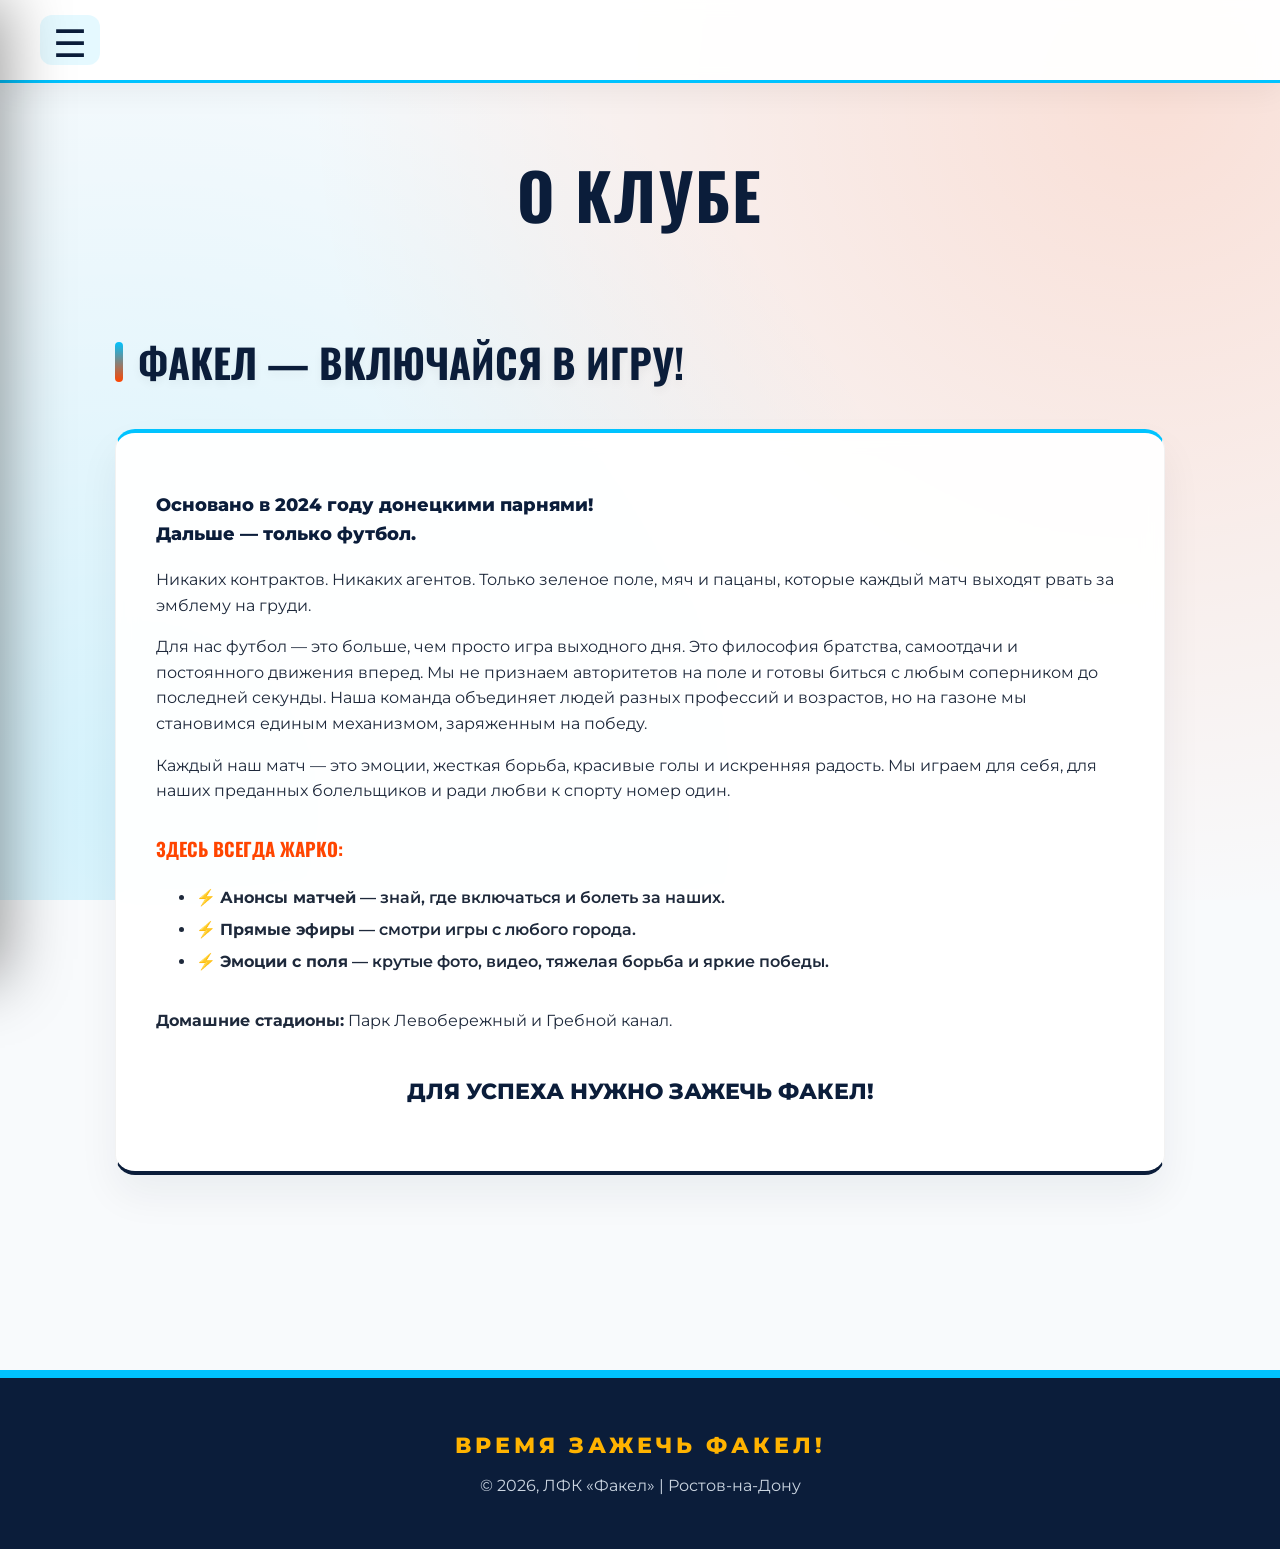
<file: Fakel_Site/about.html>
<!DOCTYPE html>
<html lang="ru">
<head>
    <meta charset="UTF-8">
    <meta name="viewport" content="width=device-width, initial-scale=1.0">
    <title>ЛФК «Факел» | О клубе</title>
    <link rel="icon" type="image/png" href="img/logo.png?v=2">
    <link href="https://fonts.googleapis.com/css2?family=Montserrat:wght@400;500;600;700;800&family=Oswald:wght@400;500;700;800&display=swap" rel="stylesheet">
    <link href="https://unpkg.com/aos@2.3.1/dist/aos.css" rel="stylesheet">
    <link rel="stylesheet" href="style.css">
</head>
<body>

    <nav class="nav" data-aos="fade-in">
        <div class="menu-btn" onclick="toggleMenu()">
            <span class="hamburger-icon">☰</span>
        </div>
    </nav>

    <div class="sidebar-overlay" id="overlay" onclick="toggleMenu()"></div>
    <aside class="sidebar" id="sidebar">
        <div class="close-btn" onclick="toggleMenu()">×</div>
        <ul class="sidebar-menu">
            <li><a href="index.html"><img src="img/logo.png?v=2" class="menu-emblem" alt="Главная"> Главная</a></li>
            <div class="sidebar-title">Клуб</div>
            <li><a href="about.html" class="active">О клубе</a></li>
            <li><a href="Веб 2.html">Команда</a></li>
            <div class="sidebar-title">Турнир</div>
            <li><a href="Веб 4.html">Матч-центр</a></li>
            <div class="sidebar-title">Медиа и Партнеры</div>
            <li><a href="https://vk.ru/footballclubfakel161" target="_blank">Трансляции</a></li>
            <li><a href="https://vk.ru/albums-227517599" target="_blank">Медиа</a></li>
            <li><a href="Веб 5.html">Партнерам</a></li>
        </ul>
    </aside>

    <header id="top" data-aos="zoom-in" style="padding-bottom: 0;">
        <h1 class="title">О КЛУБЕ</h1>
    </header>

    <div class="container">
        <h2 class="section-title" data-aos="fade-right">ФАКЕЛ — ВКЛЮЧАЙСЯ В ИГРУ!</h2>
        <div class="content-card" data-aos="fade-up">
            <p style="font-size: 18px; font-weight: 800; color: var(--brand-blue);">Основано в 2024 году донецкими парнями!<br>Дальше — только футбол.</p>
            
            <p style="font-size: 16px;">Никаких контрактов. Никаких агентов. Только зеленое поле, мяч и пацаны, которые каждый матч выходят рвать за эмблему на груди.</p>
            
            <p style="font-size: 16px;">Для нас футбол — это больше, чем просто игра выходного дня. Это философия братства, самоотдачи и постоянного движения вперед. Мы не признаем авторитетов на поле и готовы биться с любым соперником до последней секунды. Наша команда объединяет людей разных профессий и возрастов, но на газоне мы становимся единым механизмом, заряженным на победу.</p>
            
            <p style="font-size: 16px;">Каждый наш матч — это эмоции, жесткая борьба, красивые голы и искренняя радость. Мы играем для себя, для наших преданных болельщиков и ради любви к спорту номер один.</p>
            
            <h3 style="color: var(--fire-main); margin-top: 30px;">ЗДЕСЬ ВСЕГДА ЖАРКО:</h3>
            <ul style="font-size: 16px; font-weight: 600; line-height: 2;">
                <li><span style="color: var(--brand-light);">⚡</span> <strong>Анонсы матчей</strong> — знай, где включаться и болеть за наших.</li>
                <li><span style="color: var(--brand-light);">⚡</span> <strong>Прямые эфиры</strong> — смотри игры с любого города.</li>
                <li><span style="color: var(--brand-light);">⚡</span> <strong>Эмоции с поля</strong> — крутые фото, видео, тяжелая борьба и яркие победы.</li>
            </ul>

            <p style="font-size: 16px; margin-top: 30px;"><strong>Домашние стадионы:</strong> Парк Левобережный и Гребной канал.</p>
            
            <p style="font-size: 22px; font-weight: 800; color: var(--brand-blue); text-align: center; margin-top: 40px; text-transform: uppercase;">Для успеха нужно зажечь факел!</p>
        </div>
    </div>

    <footer>
        <span>ВРЕМЯ ЗАЖЕЧЬ ФАКЕЛ!</span>
        <p>© 2026, ЛФК «Факел» | Ростов-на-Дону</p>
    </footer>

    <script src="https://unpkg.com/aos@2.3.1/dist/aos.js"></script>
    <script>
        AOS.init({ once: true, offset: 50 });
        function toggleMenu() {
            document.getElementById('sidebar').classList.toggle('active');
            document.getElementById('overlay').classList.toggle('active');
            document.body.style.overflow = document.body.style.overflow === 'hidden' ? 'auto' : 'hidden';
        }
    </script>
</body>
</html>
</file>
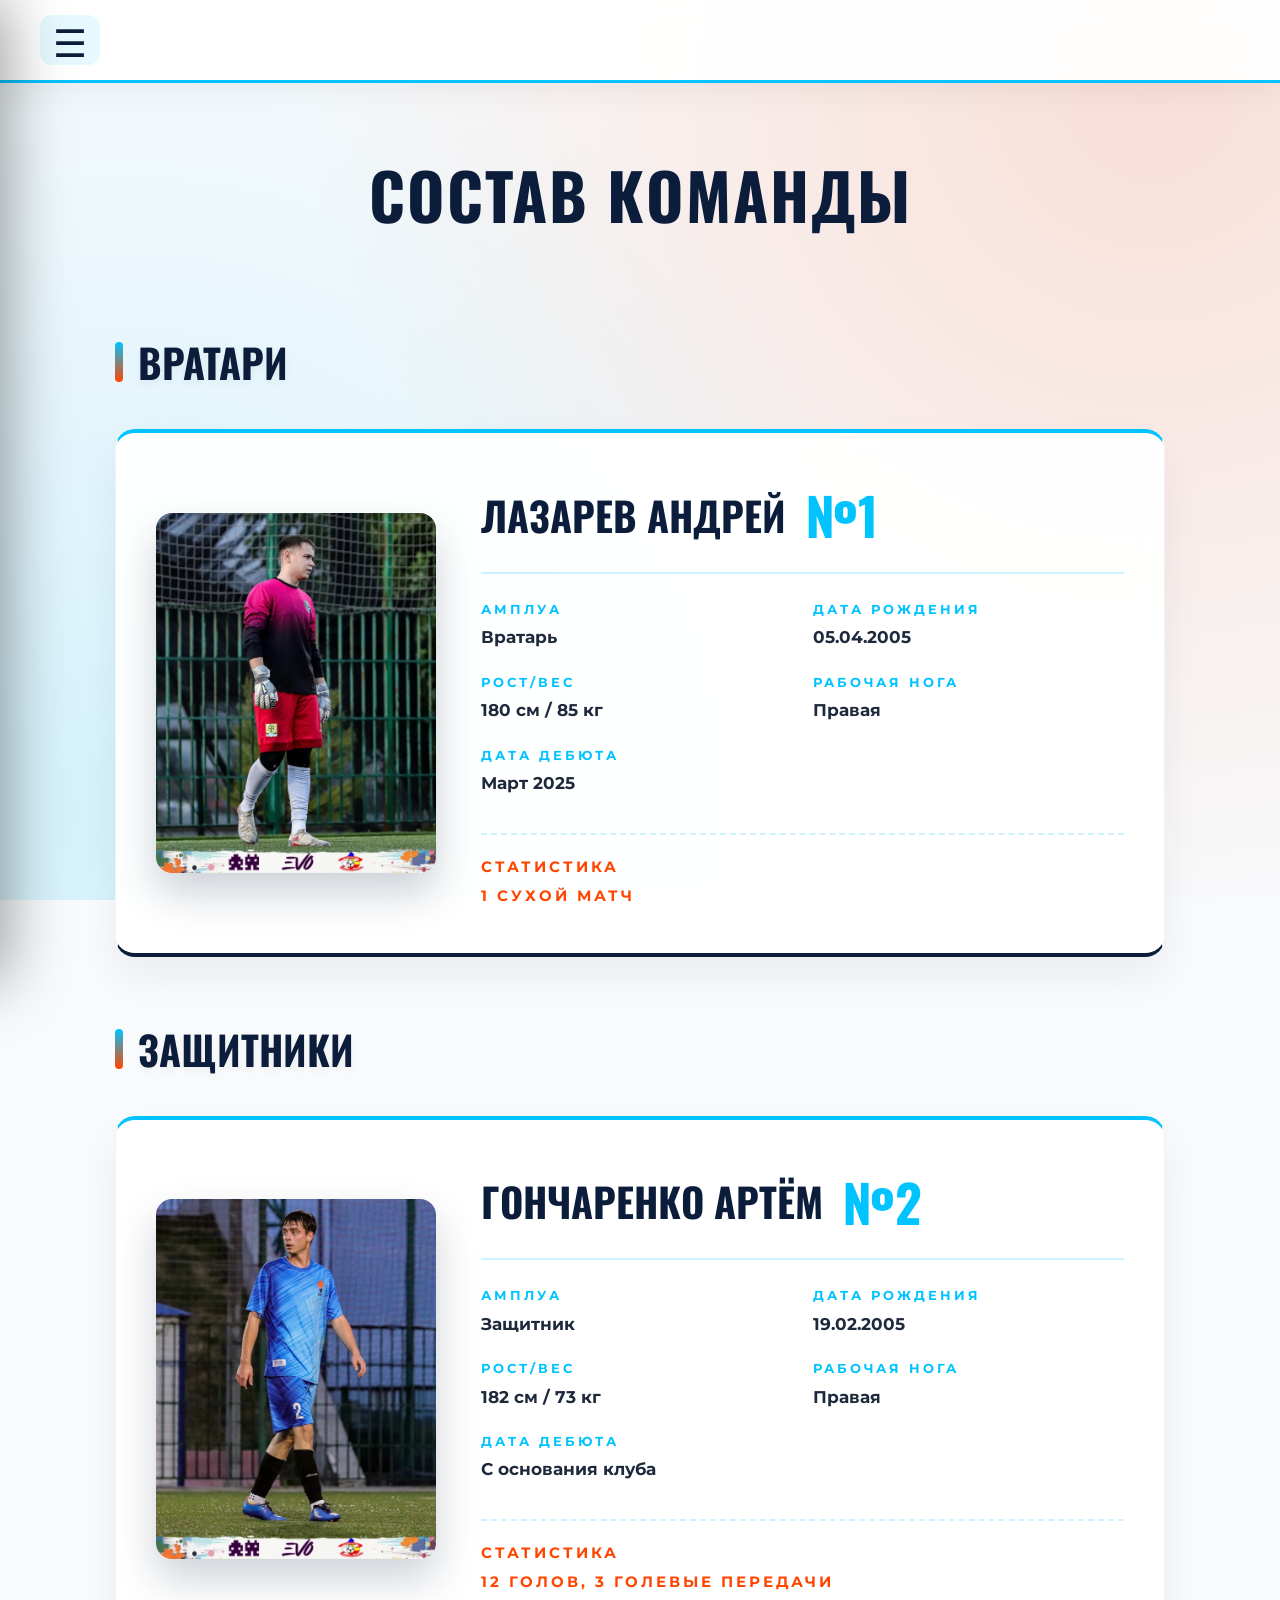
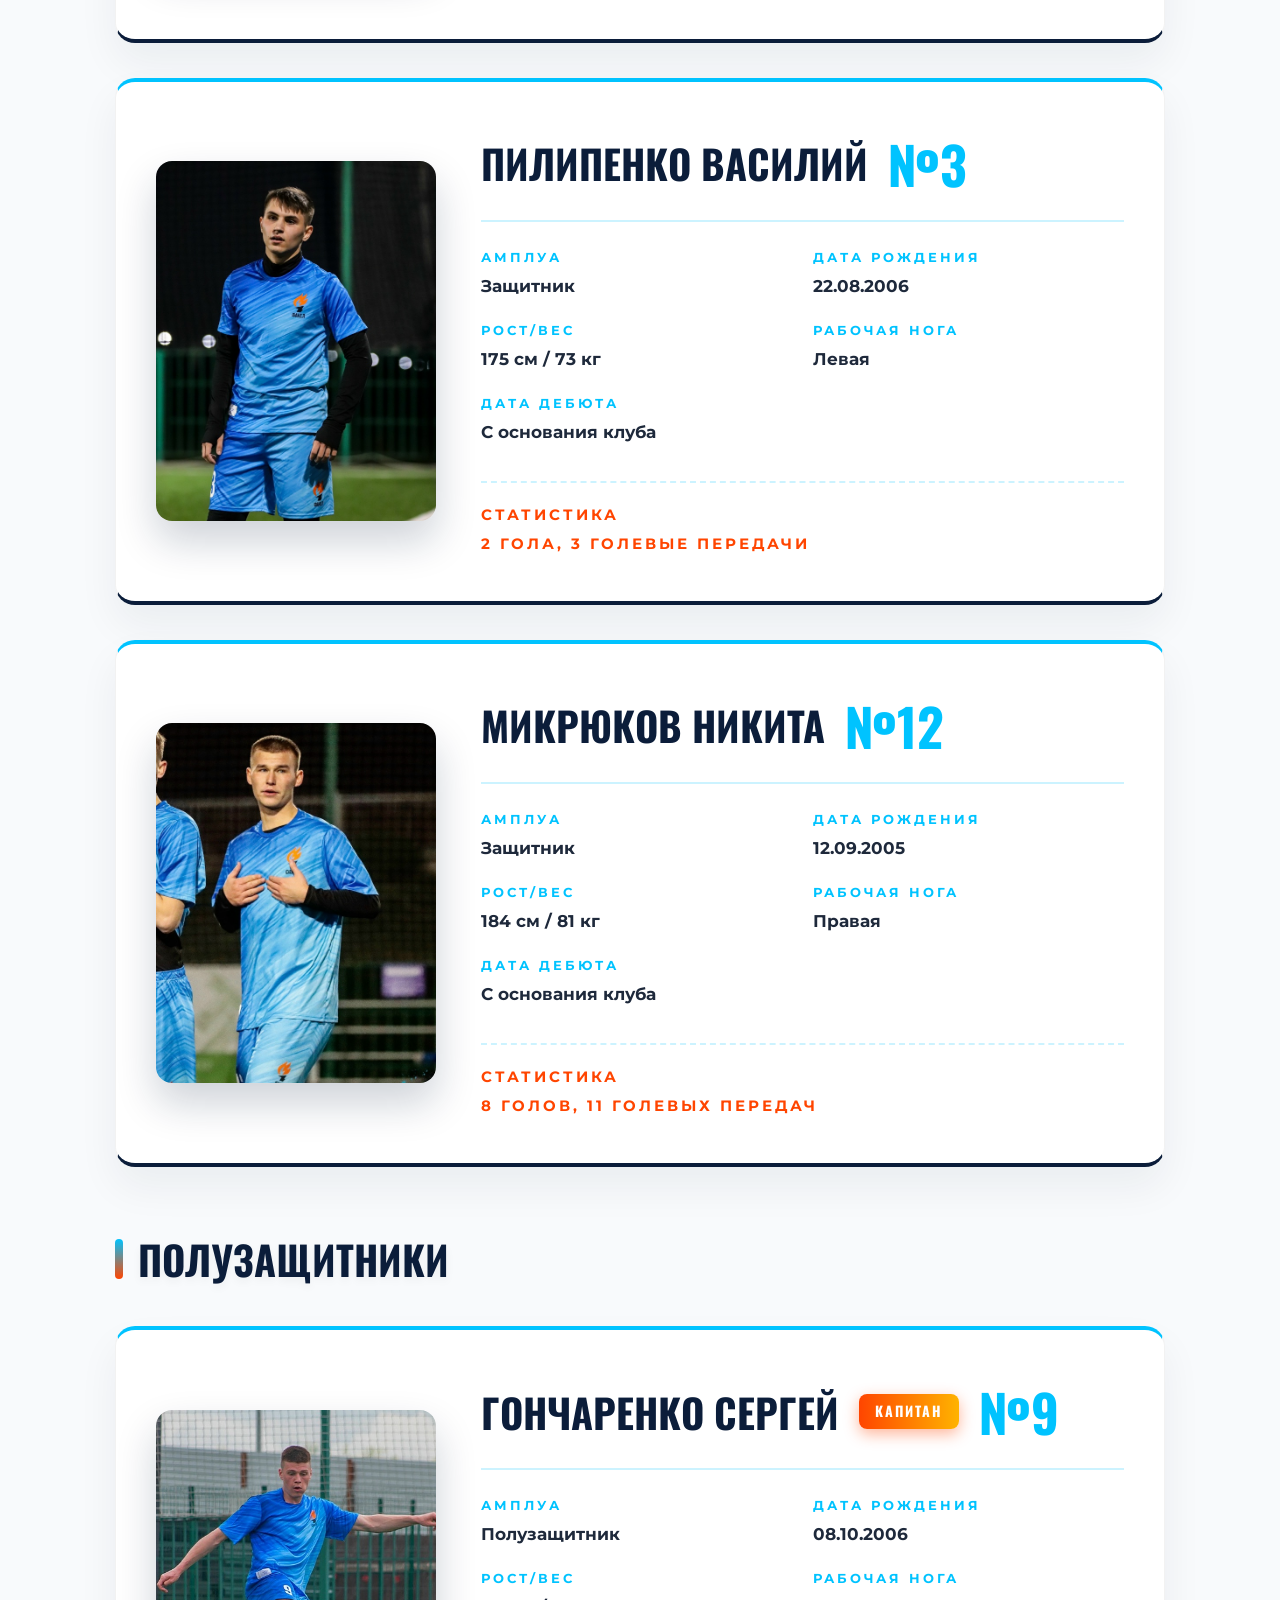
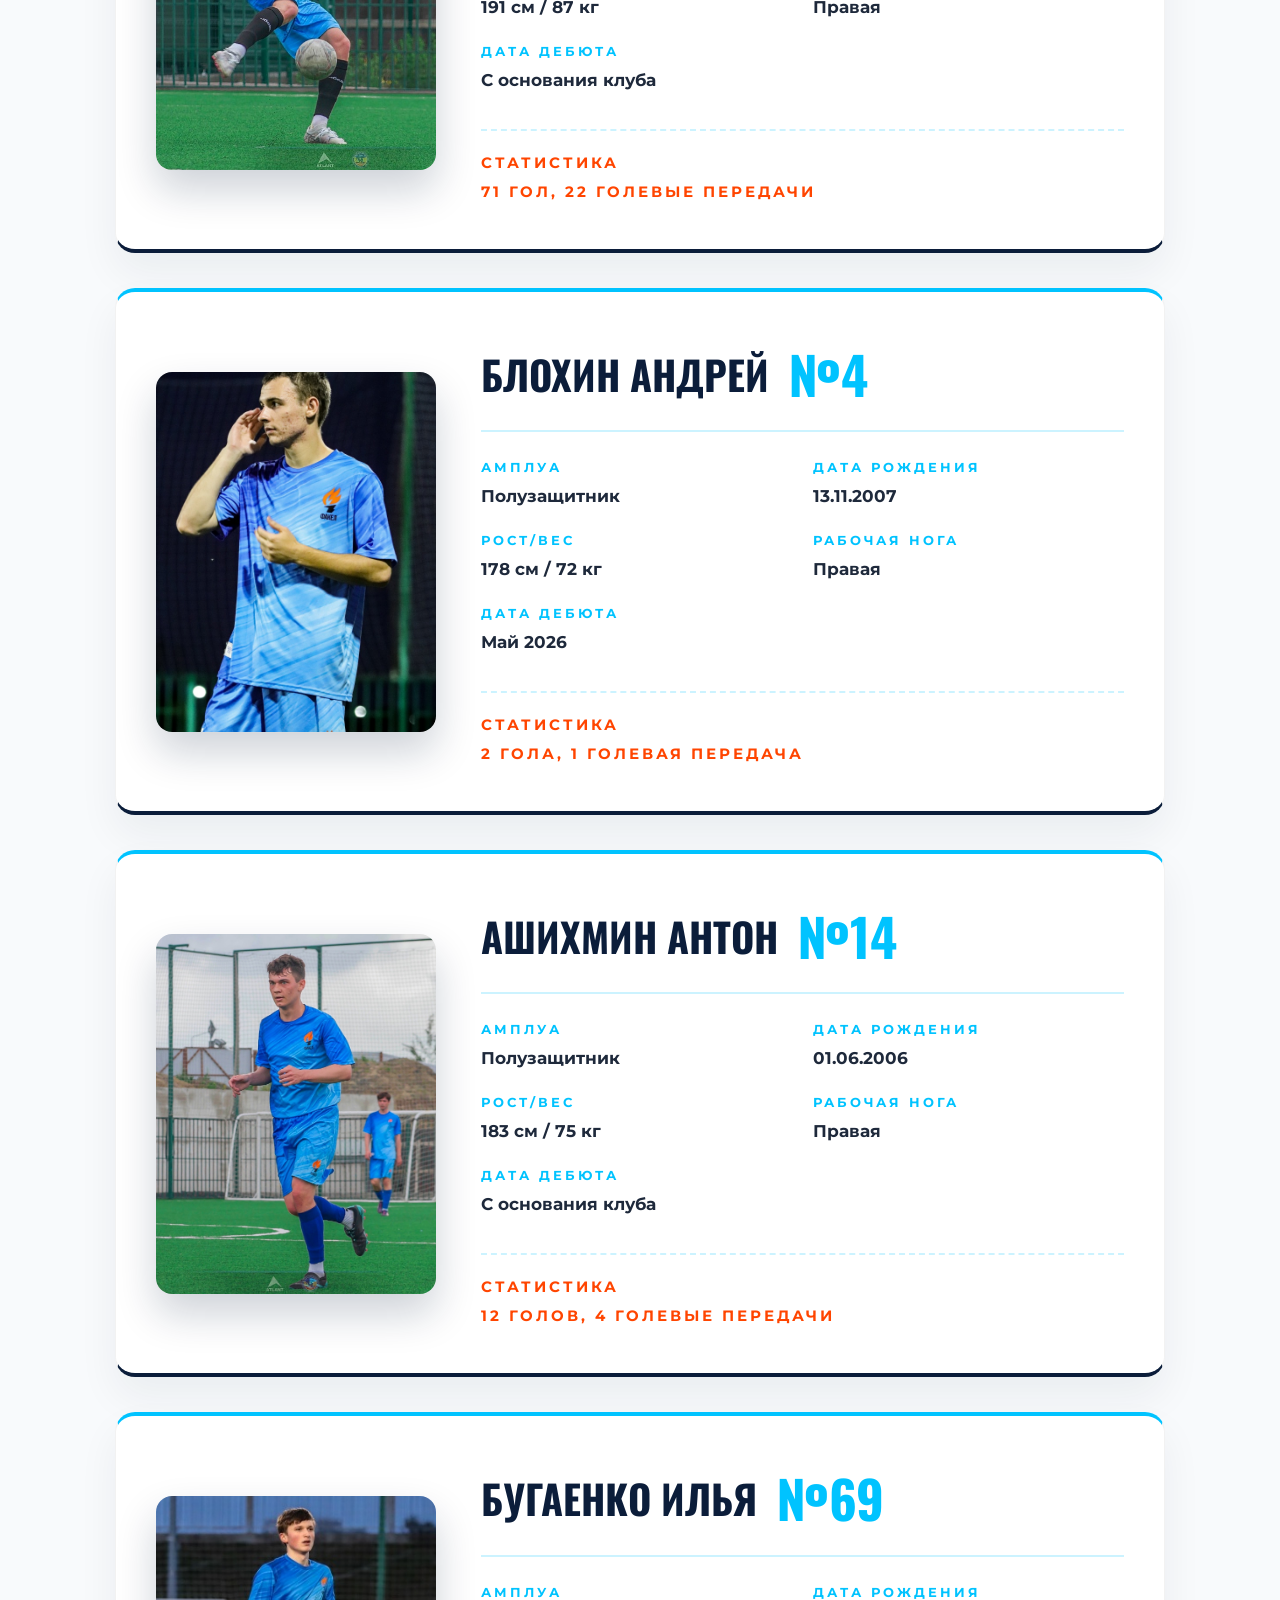
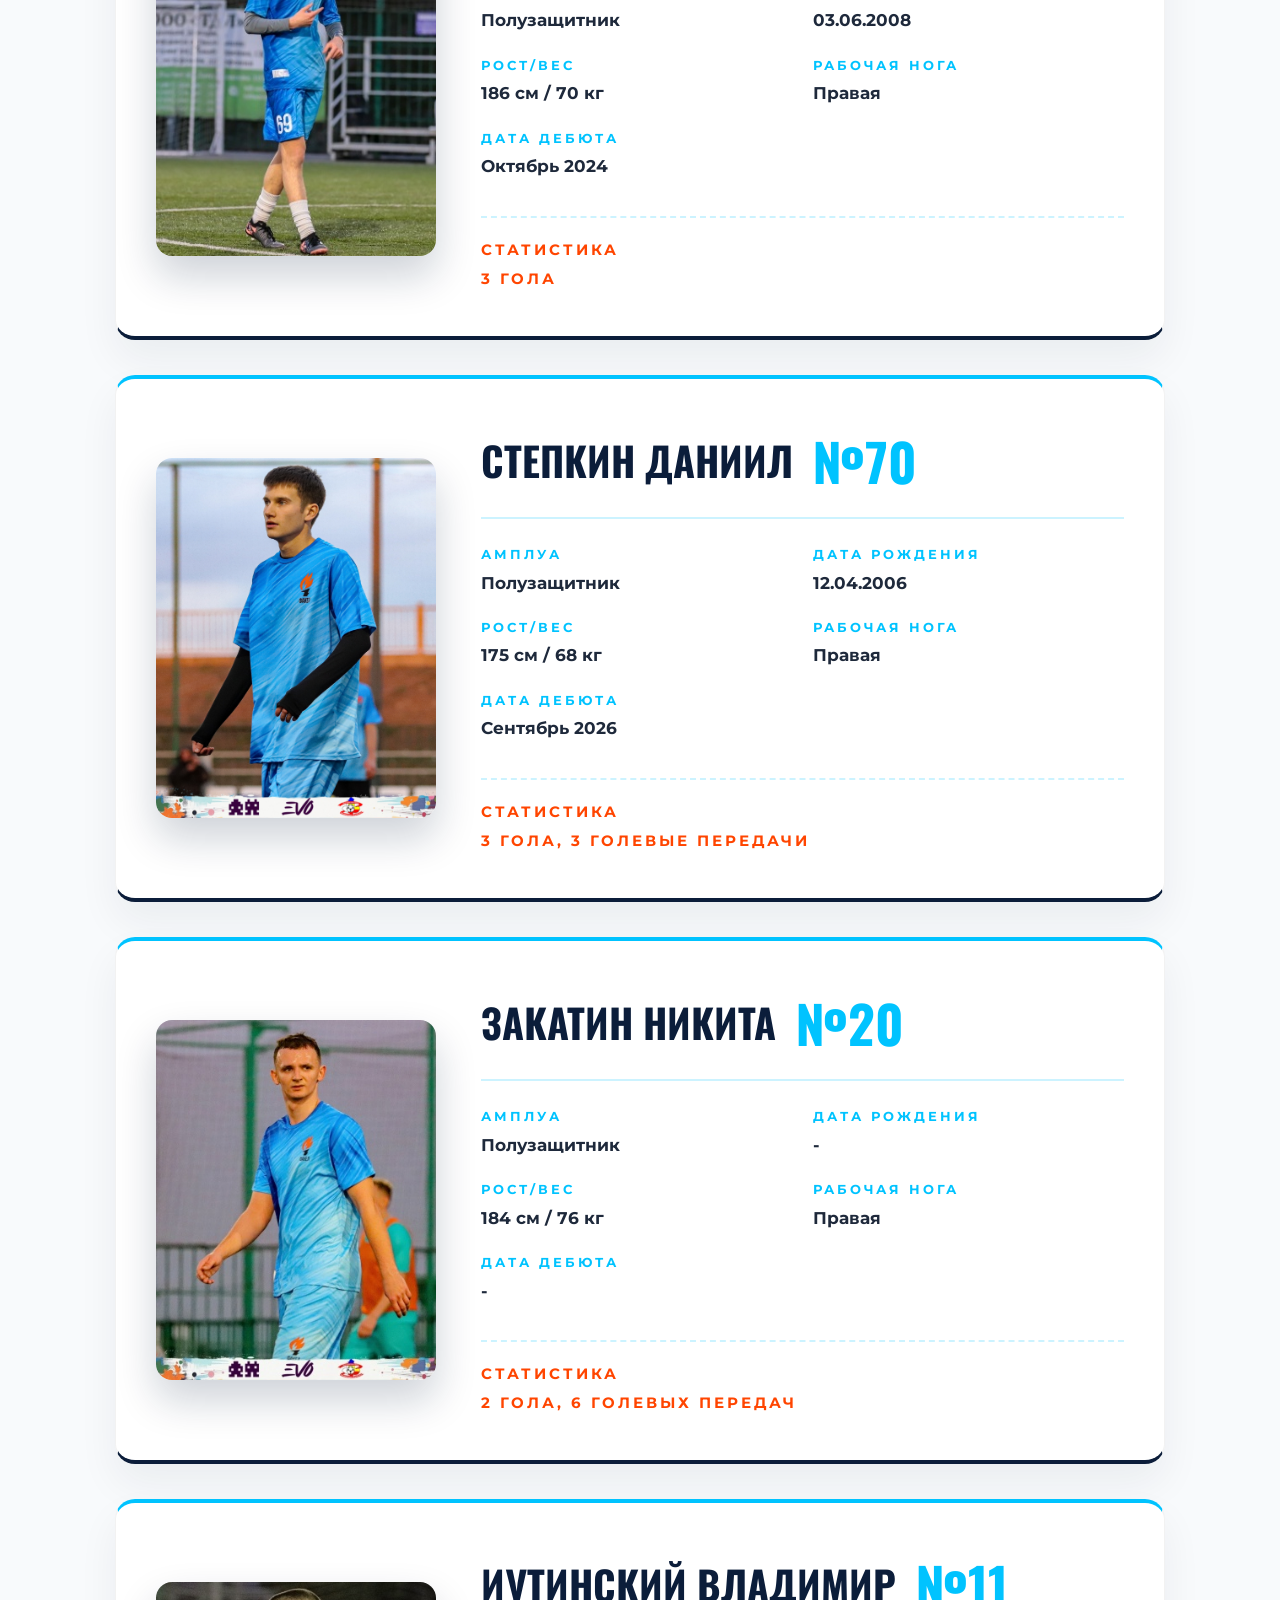
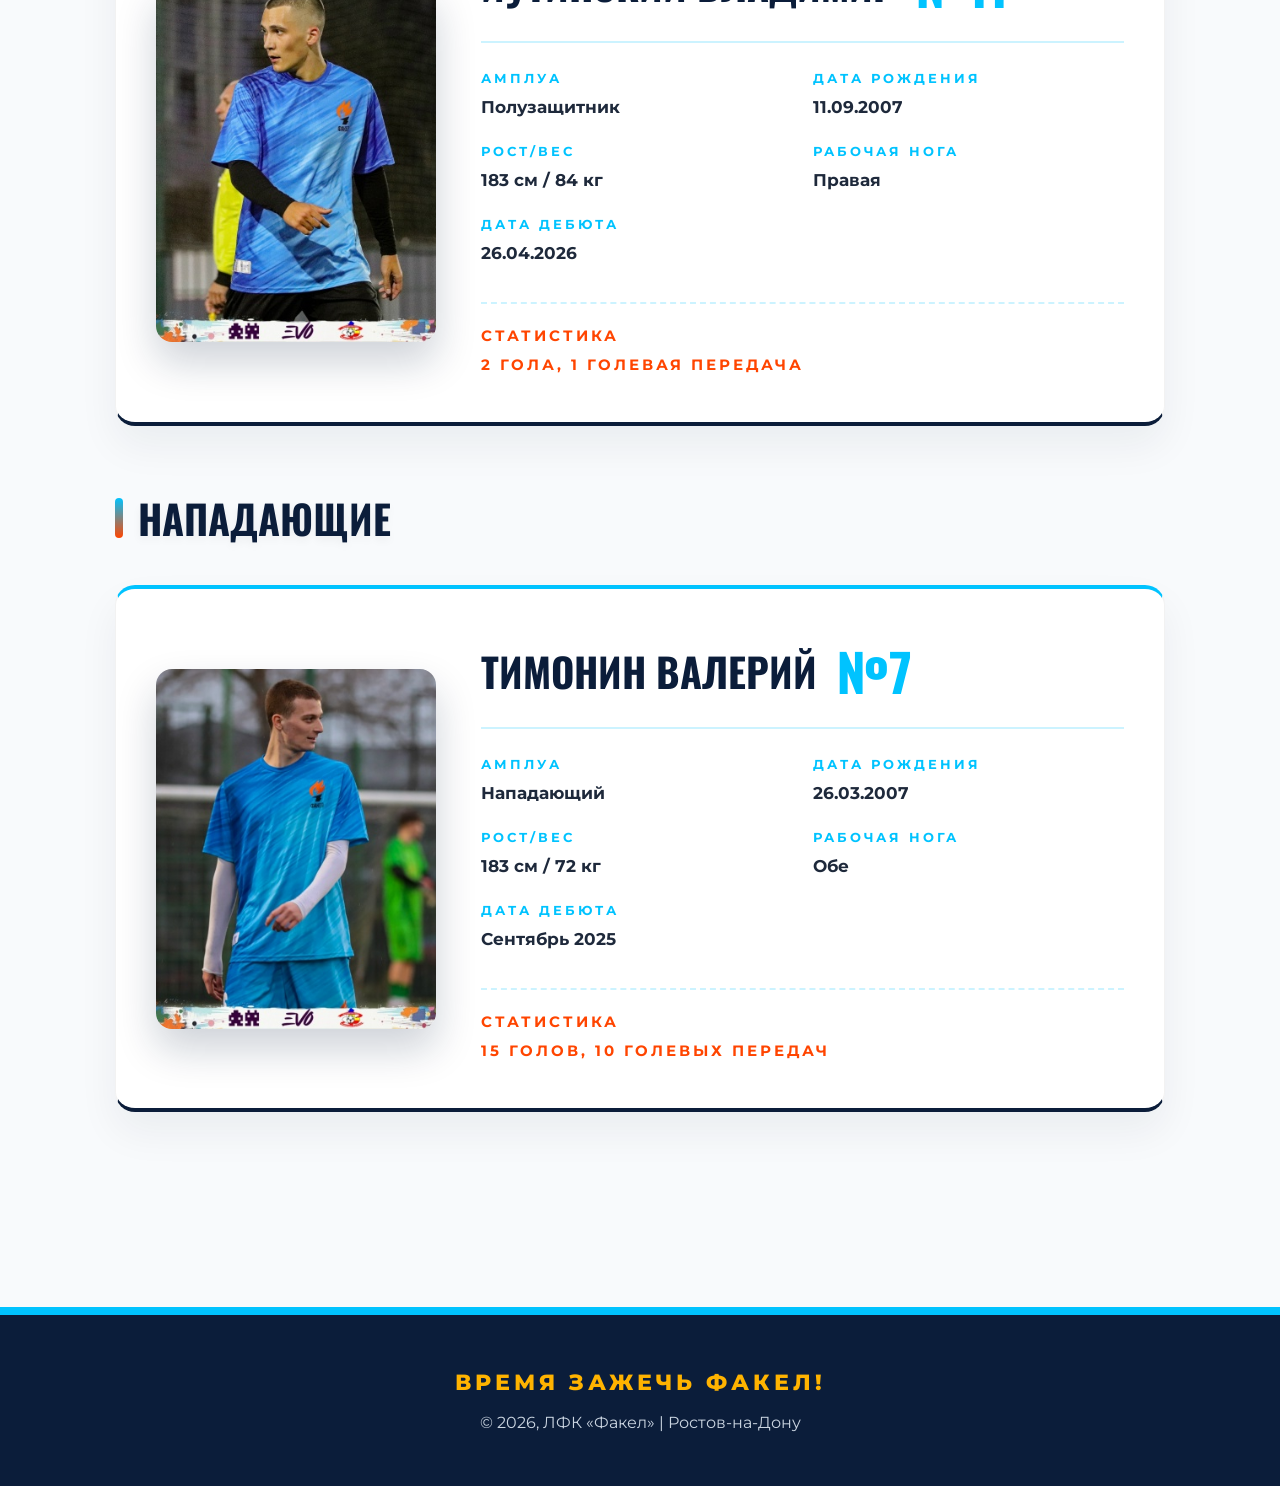
<file: Fakel_Site/Веб 2.html>
<!DOCTYPE html>
<html lang="ru">
<head>
    <meta charset="UTF-8">
    <meta name="viewport" content="width=device-width, initial-scale=1.0">
    <title>ЛФК «Факел» | Команда</title>
    <link rel="icon" type="image/png" href="img/logo.png?v=2">
    <link href="https://fonts.googleapis.com/css2?family=Montserrat:wght@400;500;600;700;800&family=Oswald:wght@400;500;700;800&display=swap" rel="stylesheet">
    <link href="https://unpkg.com/aos@2.3.1/dist/aos.css" rel="stylesheet">
    <link rel="stylesheet" href="style.css">
</head>
<body>

    <nav class="nav" data-aos="fade-in">
        <div class="menu-btn" onclick="toggleMenu()">
            <span class="hamburger-icon">☰</span>
        </div>
    </nav>

    <div class="sidebar-overlay" id="overlay" onclick="toggleMenu()"></div>
    <aside class="sidebar" id="sidebar">
        <div class="close-btn" onclick="toggleMenu()">×</div>
        <ul class="sidebar-menu">
            <li><a href="index.html"><img src="img/logo.png?v=2" class="menu-emblem" alt="Главная"> Главная</a></li>
            <div class="sidebar-title">Клуб</div>
            <li><a href="about.html">О клубе</a></li>
            <li><a href="Веб 2.html" class="active">Команда</a></li>
            <div class="sidebar-title">Турнир</div>
            <li><a href="Веб 4.html">Матч-центр</a></li>
            <div class="sidebar-title">Медиа и Партнеры</div>
            <li><a href="https://vk.ru/footballclubfakel161" target="_blank">Трансляции</a></li>
            <li><a href="https://vk.ru/albums-227517599" target="_blank">Медиа</a></li>
            <li><a href="Веб 5.html">Партнерам</a></li>
        </ul>
    </aside>

    <header id="top" data-aos="zoom-in" style="padding-bottom: 0;">
        <h1 class="title">СОСТАВ КОМАНДЫ</h1>
    </header>

    <div class="container" id="roster-container">
        <p style="text-align: center; color: var(--brand-blue); font-weight: bold; font-size: 20px;">Загрузка состава...</p>
    </div>

    <footer>
        <span>ВРЕМЯ ЗАЖЕЧЬ ФАКЕЛ!</span>
        <p>© 2026, ЛФК «Факел» | Ростов-на-Дону</p>
    </footer>

    <script src="https://unpkg.com/aos@2.3.1/dist/aos.js"></script>
    <script>
        AOS.init({ once: true, offset: 50 });
        function toggleMenu() {
            document.getElementById('sidebar').classList.toggle('active');
            document.getElementById('overlay').classList.toggle('active');
            document.body.style.overflow = document.body.style.overflow === 'hidden' ? 'auto' : 'hidden';
        }

        const fallbackPlayers = [
            { "name": "Лазарев Андрей", "number": "1", "category": "Вратари", "image": "img/andrey.jpg", "is_captain": false, "birthdate": "05.04.2005", "physique": "180 см / 85 кг", "foot": "Правая", "debut": "Март 2025", "stats": "1 сухой матч" },
            { "name": "Гончаренко Артём", "number": "2", "category": "Защитники", "image": "img/artem.jpg", "is_captain": false, "birthdate": "19.02.2005", "physique": "182 см / 73 кг", "foot": "Правая", "debut": "С основания клуба", "stats": "12 голов, 3 голевые передачи" },
            { "name": "Пилипенко Василий", "number": "3", "category": "Защитники", "image": "img/vasya.jpg", "is_captain": false, "birthdate": "22.08.2006", "physique": "175 см / 73 кг", "foot": "Левая", "debut": "С основания клуба", "stats": "2 гола, 3 голевые передачи" },
            { "name": "Микрюков Никита", "number": "12", "category": "Защитники", "image": "img/mikryukov.jpg", "is_captain": false, "birthdate": "12.09.2005", "physique": "184 см / 81 кг", "foot": "Правая", "debut": "С основания клуба", "stats": "8 голов, 11 голевых передач" },
            { "name": "Гончаренко Сергей", "number": "9", "category": "Полузащитники", "image": "img/sergey.jpg", "is_captain": true, "birthdate": "08.10.2006", "physique": "191 см / 87 кг", "foot": "Правая", "debut": "С основания клуба", "stats": "71 гол, 22 голевые передачи" },
            { "name": "Блохин Андрей", "number": "4", "category": "Полузащитники", "image": "img/blokhin.jpg", "is_captain": false, "birthdate": "13.11.2007", "physique": "178 см / 72 кг", "foot": "Правая", "debut": "Май 2026", "stats": "2 гола, 1 голевая передача" },
            { "name": "Ашихмин Антон", "number": "14", "category": "Полузащитники", "image": "img/ashikhmin.jpg", "is_captain": false, "birthdate": "01.06.2006", "physique": "183 см / 75 кг", "foot": "Правая", "debut": "С основания клуба", "stats": "12 голов, 4 голевые передачи" },
            { "name": "Бугаенко Илья", "number": "69", "category": "Полузащитники", "image": "img/bugaenko.jpg", "is_captain": false, "birthdate": "03.06.2008", "physique": "186 см / 70 кг", "foot": "Правая", "debut": "Октябрь 2024", "stats": "3 гола" },
            { "name": "Степкин Даниил", "number": "70", "category": "Полузащитники", "image": "img/stepkin.jpg", "is_captain": false, "birthdate": "12.04.2006", "physique": "175 см / 68 кг", "foot": "Правая", "debut": "Сентябрь 2026", "stats": "3 гола, 3 голевые передачи" },
            { "name": "Закатин Никита", "number": "20", "category": "Полузащитники", "image": "img/zakatin.jpg", "is_captain": false, "birthdate": "-", "physique": "184 см / 76 кг", "foot": "Правая", "debut": "-", "stats": "2 гола, 6 голевых передач" },
            { "name": "Иутинский Владимир", "number": "-", "category": "Полузащитники", "image": "img/iutinsky.jpg", "is_captain": false, "birthdate": "11.09.2007", "physique": "183 см / 84 кг", "foot": "Правая", "debut": "26.04.2026", "stats": "2 гола, 1 голевая передача" },
            { "name": "Тимонин Валерий", "number": "7", "category": "Нападающие", "image": "img/valera.jpg", "is_captain": false, "birthdate": "26.03.2007", "physique": "183 см / 72 кг", "foot": "Обе", "debut": "Сентябрь 2025", "stats": "15 голов, 10 голевых передач" }
        ];

        function renderPlayers(playersList) {
            const container = document.getElementById('roster-container');
            const categories = ["Вратари", "Защитники", "Полузащитники", "Нападающие"];
            let html = '';

            categories.forEach(category => {
                const players = playersList.filter(p => p.category === category);
                if (players.length > 0) {
                    html += `<h2 class="category-title" data-aos="fade-right">${category.toUpperCase()}</h2>`;
                    players.forEach(player => {
                        const captainBadge = player.is_captain ? `<span class="captain-badge">Капитан</span>` : '';
                        const roleDisplay = category === "Вратари" ? "Вратарь" : category === "Защитники" ? "Защитник" : category === "Полузащитники" ? "Полузащитник" : "Нападающий";
                        
                        html += `
                        <article class="card-detail" data-aos="fade-up">
                            <img src="${player.image}" onerror="this.src='img/logo.png?v=2'" alt="${player.name}">
                            <div class="card-content">
                                <h2 class="card-name">${player.name} ${captainBadge} <span class="number">№${player.number}</span></h2>
                                <div class="info-grid">
                                    <div class="info-item"><strong>Амплуа</strong> ${roleDisplay}</div>
                                    <div class="info-item"><strong>Дата рождения</strong> ${player.birthdate}</div>
                                    <div class="info-item"><strong>Рост/Вес</strong> ${player.physique}</div>
                                    <div class="info-item"><strong>Рабочая нога</strong> ${player.foot}</div>
                                    <div class="info-item"><strong>Дата дебюта</strong> ${player.debut}</div>
                                    <div class="info-item info-full"><strong>Статистика</strong> <strong>${player.stats}</strong></div>
                                </div>
                            </div>
                        </article>`;
                    });
                }
            });
            container.innerHTML = html;
        }

        fetch('data/team.json')
            .then(res => res.json())
            .then(data => { if(data.players) renderPlayers(data.players); else renderPlayers(fallbackPlayers); })
            .catch(e => { renderPlayers(fallbackPlayers); });
    </script>
</body>
</html>
</file>
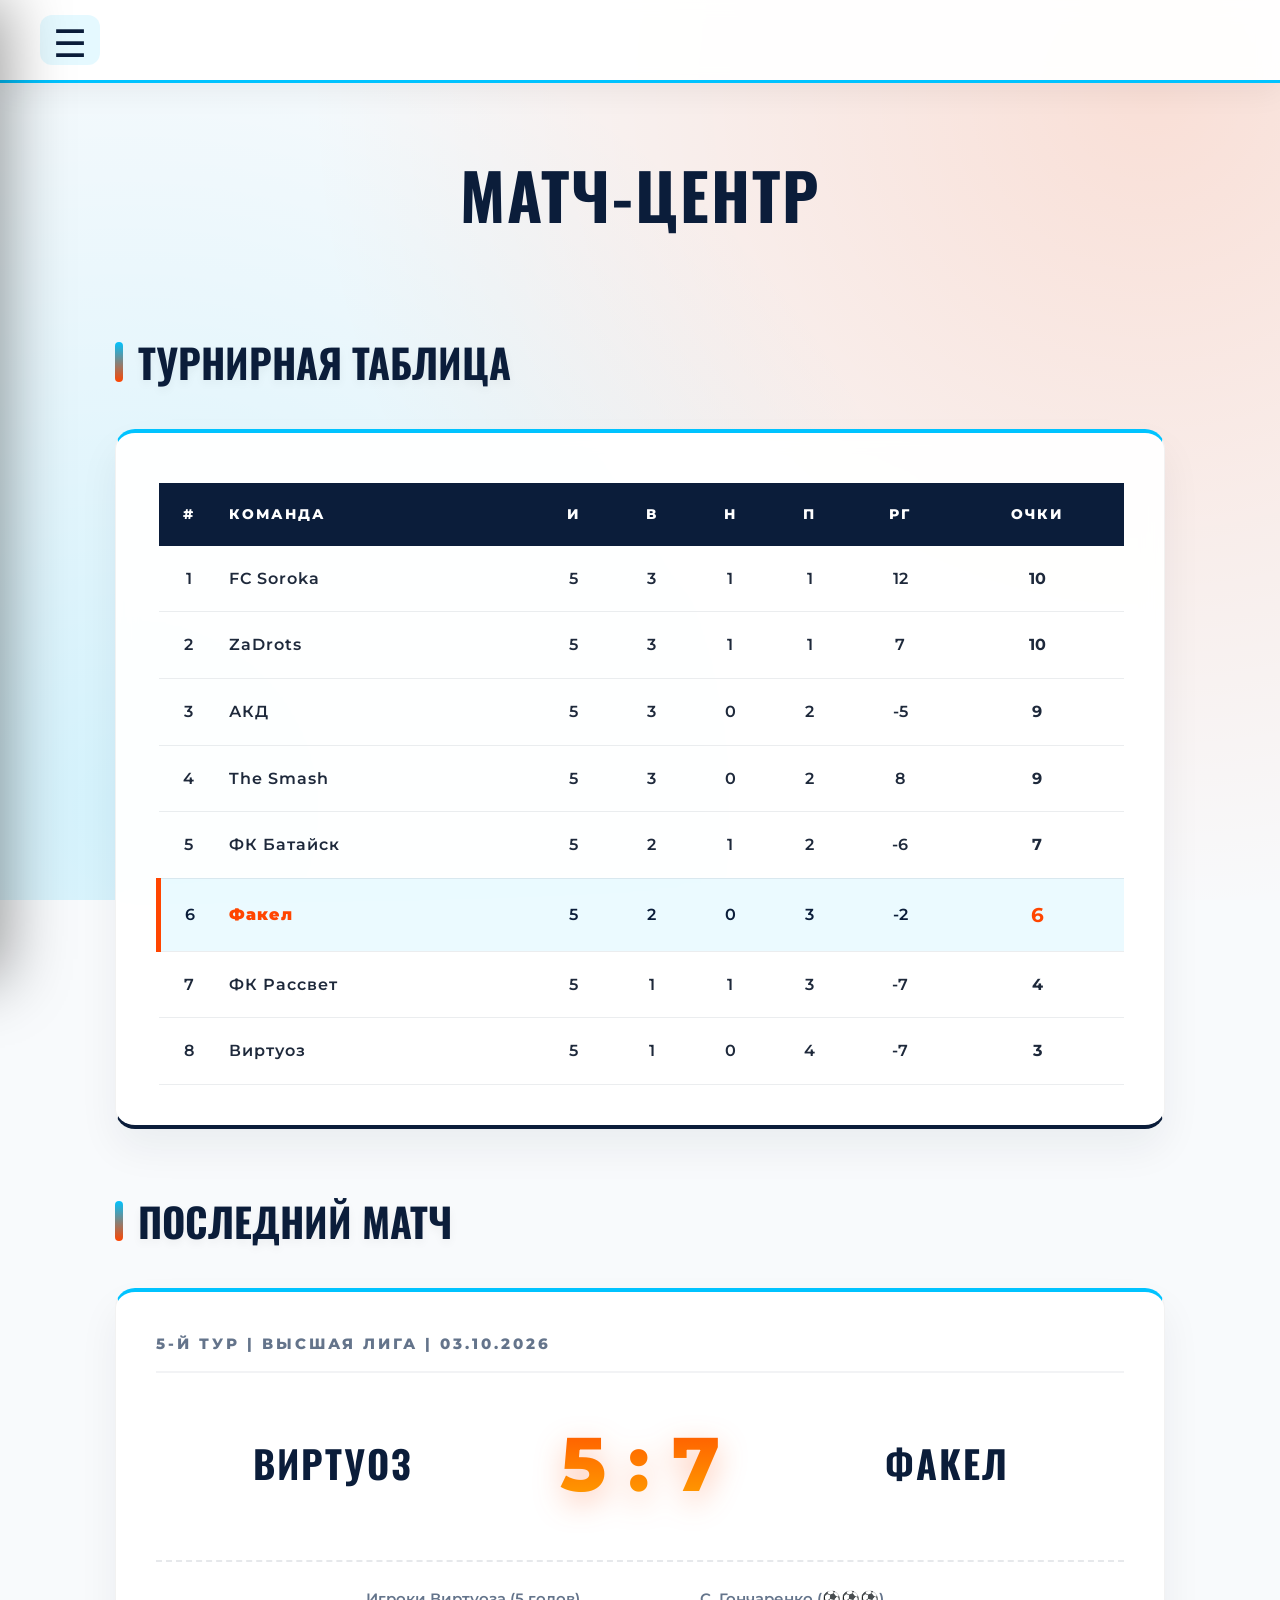
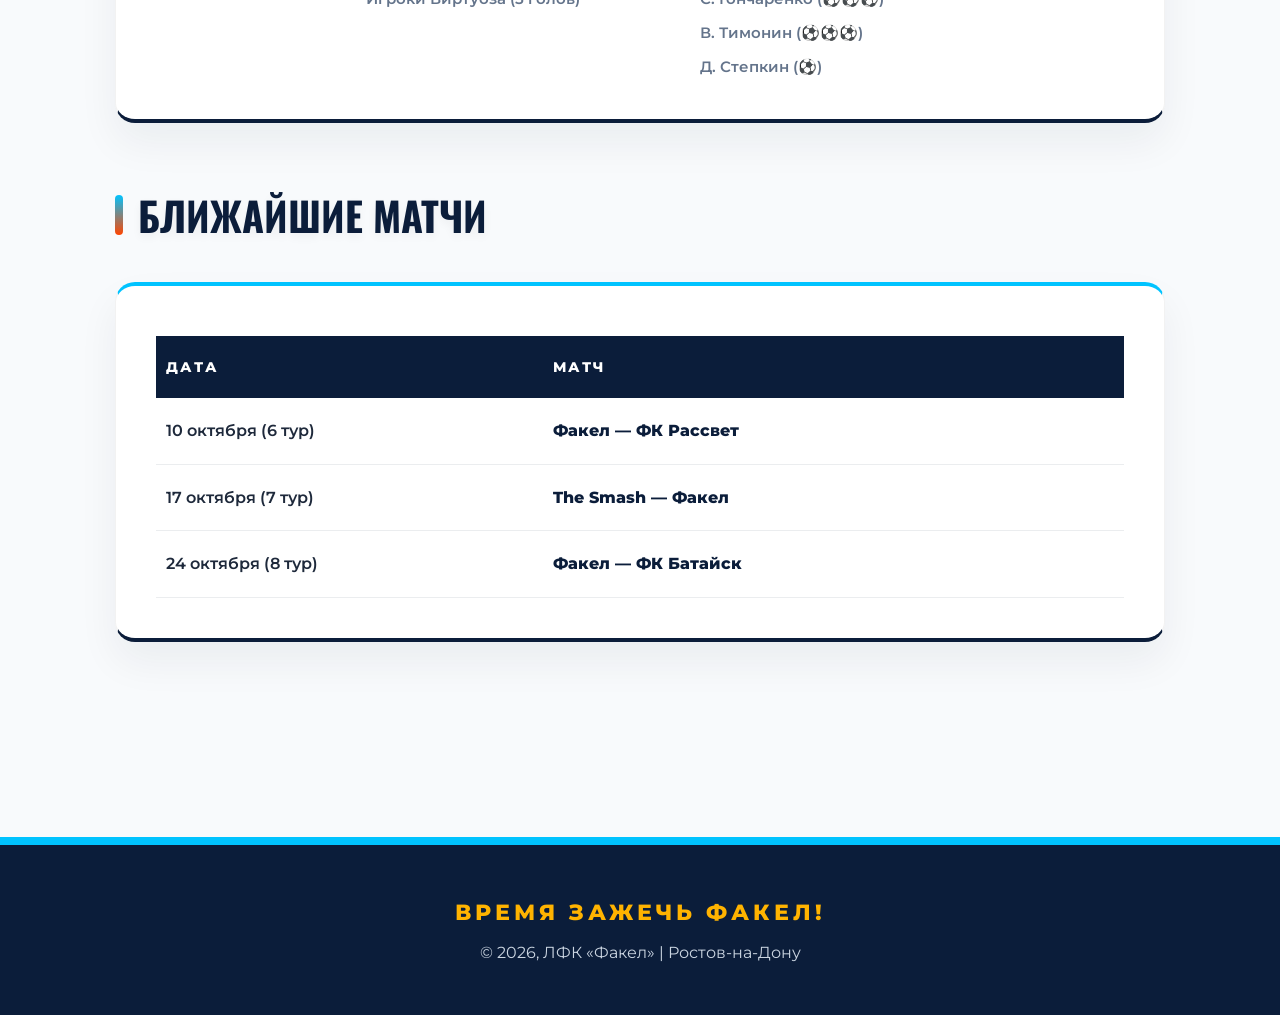
<file: Fakel_Site/Веб 4.html>
<!DOCTYPE html>
<html lang="ru">
<head>
    <meta charset="UTF-8">
    <meta name="viewport" content="width=device-width, initial-scale=1.0">
    <title>ЛФК «Факел» | Матч-центр</title>
    <link rel="icon" type="image/png" href="img/logo.png?v=2">
    <link href="https://fonts.googleapis.com/css2?family=Montserrat:wght@400;500;600;700;800&family=Oswald:wght@400;500;700;800&display=swap" rel="stylesheet">
    <link href="https://unpkg.com/aos@2.3.1/dist/aos.css" rel="stylesheet">
    <link rel="stylesheet" href="style.css">
</head>
<body>

    <nav class="nav" data-aos="fade-in">
        <div class="menu-btn" onclick="toggleMenu()">
            <span class="hamburger-icon">☰</span>
        </div>
    </nav>

    <div class="sidebar-overlay" id="overlay" onclick="toggleMenu()"></div>
    <aside class="sidebar" id="sidebar">
        <div class="close-btn" onclick="toggleMenu()">×</div>
        <ul class="sidebar-menu">
            <li><a href="index.html"><img src="img/logo.png?v=2" class="menu-emblem" alt="Главная"> Главная</a></li>
            <div class="sidebar-title">Клуб</div>
            <li><a href="about.html">О клубе</a></li>
            <li><a href="Веб 2.html">Команда</a></li>
            <div class="sidebar-title">Турнир</div>
            <li><a href="Веб 4.html" class="active">Матч-центр</a></li>
            <div class="sidebar-title">Медиа и Партнеры</div>
            <li><a href="https://vk.ru/footballclubfakel161" target="_blank">Трансляции</a></li>
            <li><a href="https://vk.ru/albums-227517599" target="_blank">Медиа</a></li>
            <li><a href="Веб 5.html">Партнерам</a></li>
        </ul>
    </aside>

    <header id="top" data-aos="zoom-in" style="padding-bottom: 0;">
        <h1 class="title">МАТЧ-ЦЕНТР</h1>
    </header>

    <div class="container">
        <h2 class="section-title" data-aos="fade-right">ТУРНИРНАЯ ТАБЛИЦА</h2>
        <div class="match-card" data-aos="fade-up" style="overflow-x: auto;">
            <table class="standings-table" id="standings-table">
                <tr>
                    <th style="width: 40px;">#</th>
                    <th class="team-cell">Команда</th>
                    <th title="Игры">И</th>
                    <th title="Победы">В</th>
                    <th title="Ничьи">Н</th>
                    <th title="Поражения">П</th>
                    <th title="Разница голов">РГ</th>
                    <th title="Очки">Очки</th>
                </tr>
            </table>
        </div>

        <h2 class="section-title" data-aos="fade-right">ПОСЛЕДНИЙ МАТЧ</h2>
        <div class="match-card" data-aos="fade-up">
            <div class="match-header" id="latest-header">Загрузка...</div>
            <div class="match-scoreboard">
                <div class="team" id="team1-name">-</div>
                <div class="score" id="match-score">- : -</div>
                <div class="team" id="team2-name">-</div>
            </div>
            <div class="match-events-grid">
                <div class="team-events left" id="team1-events"></div>
                <div class="event-spacer"></div>
                <div class="team-events right" id="team2-events"></div>
            </div>
        </div>

        <h2 class="section-title" data-aos="fade-right">БЛИЖАЙШИЕ МАТЧИ</h2>
        <div class="match-card" data-aos="fade-up">
            <table class="standings-table" id="upcoming-table">
                <tr>
                    <th style="text-align:left; width: 40%;">Дата</th>
                    <th style="text-align:left;">Матч</th>
                </tr>
            </table>
        </div>
    </div>

    <footer>
        <span>ВРЕМЯ ЗАЖЕЧЬ ФАКЕЛ!</span>
        <p>© 2026, ЛФК «Факел» | Ростов-на-Дону</p>
    </footer>

    <script src="https://unpkg.com/aos@2.3.1/dist/aos.js"></script>
    <script>
        AOS.init({ once: true, offset: 50 });
        function toggleMenu() {
            document.getElementById('sidebar').classList.toggle('active');
            document.getElementById('overlay').classList.toggle('active');
            document.body.style.overflow = document.body.style.overflow === 'hidden' ? 'auto' : 'hidden';
        }

        // Вшитые данные для мгновенного обновления
        const matchData = {
            standings: [
                { "position": 1, "name": "FC Soroka", "games": 5, "wins": 3, "draws": 1, "losses": 1, "goals_diff": "12", "points": 10 },
                { "position": 2, "name": "ZaDrots", "games": 5, "wins": 3, "draws": 1, "losses": 1, "goals_diff": "7", "points": 10 },
                { "position": 3, "name": "АКД", "games": 5, "wins": 3, "draws": 0, "losses": 2, "goals_diff": "-5", "points": 9 },
                { "position": 4, "name": "The Smash", "games": 5, "wins": 3, "draws": 0, "losses": 2, "goals_diff": "8", "points": 9 },
                { "position": 5, "name": "ФК Батайск", "games": 5, "wins": 2, "draws": 1, "losses": 2, "goals_diff": "-6", "points": 7 },
                { "position": 6, "name": "Факел", "games": 5, "wins": 2, "draws": 0, "losses": 3, "goals_diff": "-2", "points": 6 },
                { "position": 7, "name": "ФК Рассвет", "games": 5, "wins": 1, "draws": 1, "losses": 3, "goals_diff": "-7", "points": 4 },
                { "position": 8, "name": "Виртуоз", "games": 5, "wins": 1, "draws": 0, "losses": 4, "goals_diff": "-7", "points": 3 }
            ],
            latest: {
                "match_info": "5-й тур | Высшая лига | 03.10.2026",
                "team1": "Виртуоз",
                "score": "5 : 7",
                "team2": "Факел",
                "events1": [{ "event": "Игроки Виртуоза (5 голов)" }],
                "events2": [
                    { "event": "С. Гончаренко (⚽⚽⚽)" },
                    { "event": "В. Тимонин (⚽⚽⚽)" },
                    { "event": "Д. Степкин (⚽)" }
                ]
            },
            upcoming: [
                { "date": "10 октября (6 тур)", "title": "Факел — ФК Рассвет" },
                { "date": "17 октября (7 тур)", "title": "The Smash — Факел" },
                { "date": "24 октября (8 тур)", "title": "Факел — ФК Батайск" }
            ]
        };

        // Отрисовка таблицы
        const table = document.getElementById('standings-table');
        matchData.standings.forEach(team => {
            const isFakel = team.name === 'Факел' ? 'class="fakel-row"' : '';
            table.innerHTML += `<tr ${isFakel}>
                <td>${team.position}</td><td class="team-cell">${team.name}</td>
                <td>${team.games}</td><td>${team.wins}</td><td>${team.draws}</td>
                <td>${team.losses}</td><td>${team.goals_diff}</td><td><strong>${team.points}</strong></td>
            </tr>`;
        });

        // Отрисовка последнего матча
        document.getElementById('latest-header').innerHTML = `<span>${matchData.latest.match_info}</span>`;
        document.getElementById('team1-name').textContent = matchData.latest.team1;
        document.getElementById('match-score').textContent = matchData.latest.score;
        document.getElementById('team2-name').textContent = matchData.latest.team2;
        const events1 = document.getElementById('team1-events');
        matchData.latest.events1.forEach(e => events1.innerHTML += `<div class="event">${e.event}</div>`);
        const events2 = document.getElementById('team2-events');
        matchData.latest.events2.forEach(e => events2.innerHTML += `<div class="event">${e.event}</div>`);

        // Отрисовка будущих матчей (Только Факел)
        const upTable = document.getElementById('upcoming-table');
        matchData.upcoming.forEach(match => {
            upTable.innerHTML += `<tr><td style="text-align: left;">${match.date}</td><td style="text-align: left; font-weight: 800; color: var(--brand-blue);">${match.title}</td></tr>`;
        });
    </script>
</body>
</html>
</file>
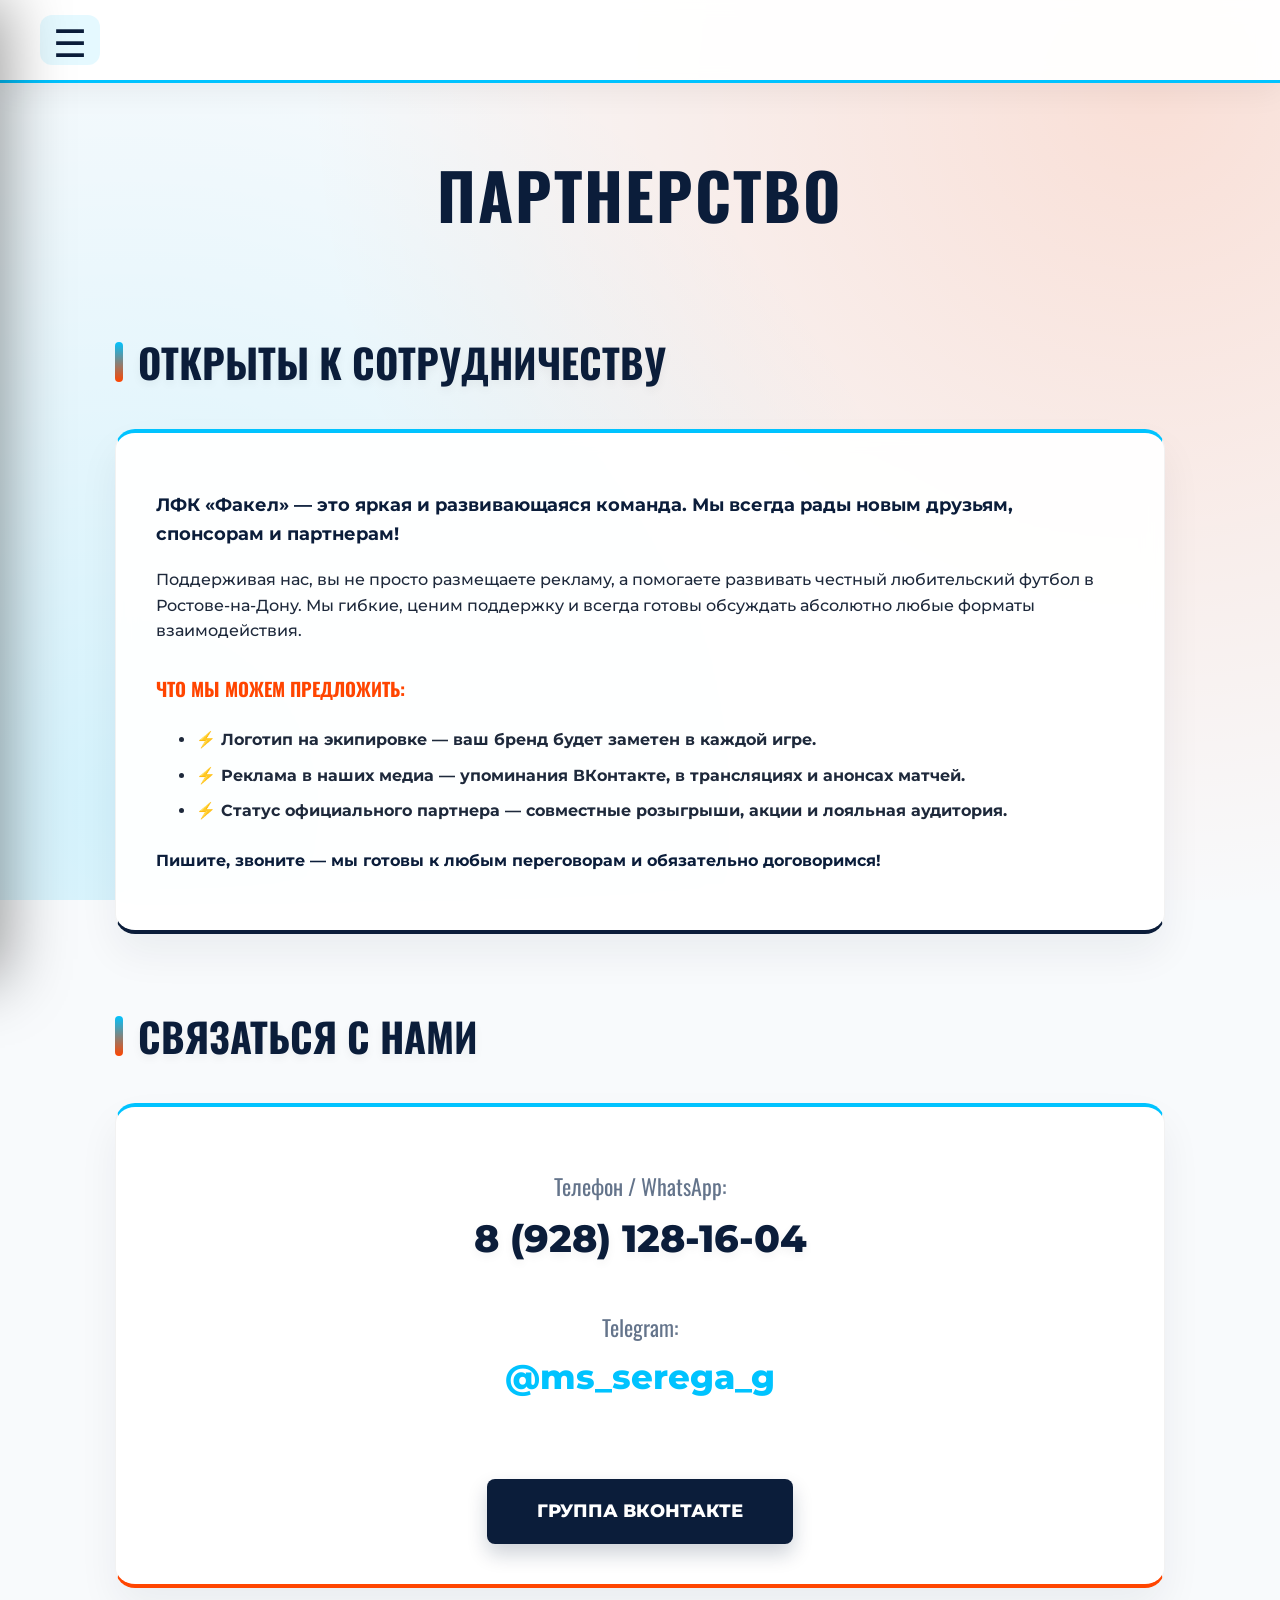
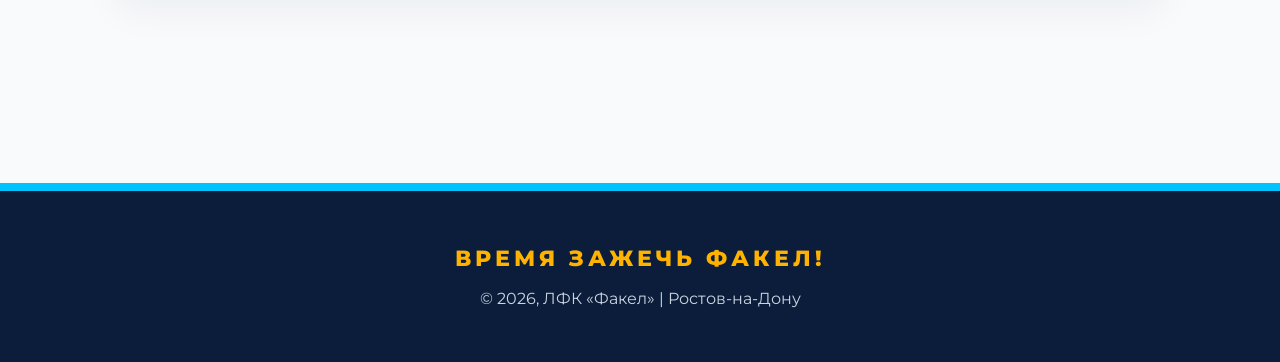
<file: Fakel_Site/Веб 5.html>
<!DOCTYPE html>
<html lang="ru">
<head>
    <meta charset="UTF-8">
    <meta name="viewport" content="width=device-width, initial-scale=1.0">
    <title>ЛФК «Факел» | Партнерам</title>
    <link rel="icon" type="image/png" href="img/logo.png?v=2">
    <link href="https://fonts.googleapis.com/css2?family=Montserrat:wght@400;500;600;700;800&family=Oswald:wght@400;500;700;800&display=swap" rel="stylesheet">
    <link href="https://unpkg.com/aos@2.3.1/dist/aos.css" rel="stylesheet">
    <link rel="stylesheet" href="style.css">
</head>
<body>

    <nav class="nav" data-aos="fade-in">
        <div class="menu-btn" onclick="toggleMenu()">
            <span class="hamburger-icon">☰</span>
        </div>
    </nav>

    <div class="sidebar-overlay" id="overlay" onclick="toggleMenu()"></div>
    <aside class="sidebar" id="sidebar">
        <div class="close-btn" onclick="toggleMenu()">×</div>
        <ul class="sidebar-menu">
            <li><a href="index.html"><img src="img/logo.png?v=2" class="menu-emblem" alt="Главная"> Главная</a></li>
            <div class="sidebar-title">Клуб</div>
            <li><a href="about.html">О клубе</a></li>
            <li><a href="Веб 2.html">Команда</a></li>
            <div class="sidebar-title">Турнир</div>
            <li><a href="Веб 4.html">Матч-центр</a></li>
            <div class="sidebar-title">Медиа и Партнеры</div>
            <li><a href="https://vk.ru/footballclubfakel161" target="_blank">Трансляции</a></li>
            <li><a href="https://vk.ru/albums-227517599" target="_blank">Медиа</a></li>
            <li><a href="Веб 5.html" class="active">Партнерам</a></li>
        </ul>
    </aside>

    <header id="top" data-aos="zoom-in" style="padding-bottom: 0;">
        <h1 class="title">ПАРТНЕРСТВО</h1>
    </header>

    <div class="container">
        <h2 class="section-title" data-aos="fade-right">ОТКРЫТЫ К СОТРУДНИЧЕСТВУ</h2>
        <div class="partner-card" data-aos="fade-up">
            <p style="font-size: 18px; font-weight: 700; color: var(--brand-blue);">ЛФК «Факел» — это яркая и развивающаяся команда. Мы всегда рады новым друзьям, спонсорам и партнерам!</p>
            <p style="font-size: 16px; font-weight: 500;">Поддерживая нас, вы не просто размещаете рекламу, а помогаете развивать честный любительский футбол в Ростове-на-Дону. Мы гибкие, ценим поддержку и всегда готовы обсуждать абсолютно любые форматы взаимодействия.</p>
            
            <h3 style="color: var(--fire-main); margin-top: 30px;">ЧТО МЫ МОЖЕМ ПРЕДЛОЖИТЬ:</h3>
            <ul style="color: var(--text-dark); font-weight: 700; line-height: 2.2; font-size: 16px; margin-top: 15px;">
                <li><span style="color: var(--brand-light);">⚡</span> <strong>Логотип на экипировке</strong> — ваш бренд будет заметен в каждой игре.</li>
                <li><span style="color: var(--brand-light);">⚡</span> <strong>Реклама в наших медиа</strong> — упоминания ВКонтакте, в трансляциях и анонсах матчей.</li>
                <li><span style="color: var(--brand-light);">⚡</span> <strong>Статус официального партнера</strong> — совместные розыгрыши, акции и лояльная аудитория.</li>
            </ul>
            <p style="font-size: 16px; font-weight: 700; margin-top: 20px; color: var(--brand-blue);">Пишите, звоните — мы готовы к любым переговорам и обязательно договоримся!</p>
        </div>
        
        <h2 class="section-title" data-aos="fade-right" style="margin-top: 70px;">СВЯЗАТЬСЯ С НАМИ</h2>
        <div class="partner-card" data-aos="fade-up" style="text-align: center; border-bottom-color: var(--fire-main);">
            <p style="font-size: 22px; color: var(--text-muted); font-family: 'Oswald', sans-serif; margin-bottom: 5px;">Телефон / WhatsApp:</p>
            <p style="font-size: 38px; font-weight: 800; color: var(--brand-blue); margin-top: 0; text-shadow: 0 4px 10px rgba(0,0,0,0.05);">8 (928) 128-16-04</p>
            
            <p style="font-size: 22px; color: var(--text-muted); font-family: 'Oswald', sans-serif; margin-bottom: 5px; margin-top: 40px;">Telegram:</p>
            <p style="font-size: 34px; font-weight: 800; margin-top: 0;"><a href="https://t.me/ms_serega_g" target="_blank" style="color: var(--brand-light); text-decoration: none;">@ms_serega_g</a></p>
            
            <div style="margin-top: 50px;">
                <a href="https://vk.com/footballclubfakel161" target="_blank" class="vk-link" style="padding: 18px 50px; font-size: 18px;">Группа ВКонтакте</a>
            </div>
        </div>
    </div>

    <footer>
        <span>ВРЕМЯ ЗАЖЕЧЬ ФАКЕЛ!</span>
        <p>© 2026, ЛФК «Факел» | Ростов-на-Дону</p>
    </footer>

    <script src="https://unpkg.com/aos@2.3.1/dist/aos.js"></script>
    <script>
        AOS.init({ once: true, offset: 50 });
        function toggleMenu() {
            document.getElementById('sidebar').classList.toggle('active');
            document.getElementById('overlay').classList.toggle('active');
            document.body.style.overflow = document.body.style.overflow === 'hidden' ? 'auto' : 'hidden';
        }
    </script>
</body>
</html>
</file>
<file: Fakel_Site/style.css>
:root { 
    --bg-page: #f8fafc; 
    --card-bg: rgba(255, 255, 255, 0.95);
    
    --brand-blue: #0b1d3a;
    --brand-light: #00c3ff;
    --fire-main: #ff4500;
    --fire-yellow: #ffb300;
    
    --text-dark: #1e293b;
    --text-muted: #64748b; 
}

html { scroll-behavior: smooth; font-family: 'Montserrat', sans-serif; background-color: var(--bg-page); overflow-x: hidden; }

/* Светлый фон с огненными и синими свечениями по углам */
body { 
    background-color: var(--bg-page);
    background-image: 
        radial-gradient(circle at 90% 10%, rgba(255, 69, 0, 0.15) 0%, transparent 60%),
        radial-gradient(circle at 10% 90%, rgba(0, 195, 255, 0.15) 0%, transparent 60%);
    background-attachment: fixed;
    color: var(--text-dark); 
    margin: 0; padding: 0; line-height: 1.6; 
    min-height: 100vh;
}

/* ОГРОМНЫЙ ПОЛУПРОЗРАЧНЫЙ ЛОГОТИП ПО ЦЕНТРУ НА ВЕСЬ ЭКРАН */
body::before {
    content: ''; 
    position: fixed; 
    top: 50%; left: 50%; 
    transform: translate(-50%, -50%);
    width: 100vw; height: 100vh;
    background-image: url('img/logo.png?v=2');
    background-position: center center;
    background-size: 80vmin; 
    background-repeat: no-repeat;
    opacity: 0.05; 
    z-index: -2;
    pointer-events: none;
}

/* АНИМАЦИЯ: Плавающие огненные искры на фоне */
body::after {
    content: ''; position: fixed; top: 0; left: 0; width: 100%; height: 100%;
    background-image: 
        radial-gradient(circle at 20% 30%, rgba(255, 69, 0, 0.6) 0px, transparent 3px),
        radial-gradient(circle at 80% 40%, rgba(255, 179, 0, 0.6) 0px, transparent 4px),
        radial-gradient(circle at 40% 80%, rgba(0, 195, 255, 0.5) 0px, transparent 3px),
        radial-gradient(circle at 70% 90%, rgba(255, 69, 0, 0.5) 0px, transparent 4px);
    background-size: 150vw 150vh;
    z-index: -1;
    opacity: 0.6;
    animation: sparks 15s linear infinite alternate;
    pointer-events: none;
}
@keyframes sparks {
    0% { transform: translateY(0) scale(1); opacity: 0.3; }
    50% { transform: translateY(-40px) scale(1.2); opacity: 0.8; }
    100% { transform: translateY(0) scale(1); opacity: 0.3; }
}

h1, h2, h3, .menu-btn, .sidebar-menu a, .team, .card-name { font-family: 'Oswald', sans-serif; text-transform: uppercase; }

/* Эмблема на главной */
.huge-logo {
    width: 320px; margin: 0 auto 20px; display: block;
    filter: drop-shadow(0 15px 25px rgba(0, 195, 255, 0.3));
}

header { text-align: center; padding: 60px 20px 30px; position: relative; z-index: 2; }
.title { color: var(--brand-blue); font-size: 64px; margin: 0 0 5px; font-weight: 800; letter-spacing: 2px; }
.title span { 
    background: linear-gradient(to right, var(--fire-main), var(--fire-yellow));
    -webkit-background-clip: text; -webkit-text-fill-color: transparent;
}
.subtitle { font-size: 18px; color: var(--brand-light); font-weight: 700; letter-spacing: 8px; margin: 0; }

/* Белоснежная навигация */
.nav { 
    display: flex; justify-content: flex-start; align-items: center; 
    padding: 15px 40px; background: rgba(255,255,255,0.95); 
    position: sticky; top: 0; z-index: 100; backdrop-filter: blur(10px);
    border-bottom: 3px solid var(--brand-light); 
    box-shadow: 0 10px 30px rgba(0,0,0,0.05); 
}
.menu-btn { cursor: pointer; display: flex; align-items: center; justify-content: center; width: 60px; height: 50px; border-radius: 12px; background: rgba(0, 195, 255, 0.1); transition: 0.3s; }
.menu-btn:hover { background: var(--brand-blue); }
.hamburger-icon { font-size: 38px; color: var(--brand-blue); transition: 0.3s; line-height: 1;}
.menu-btn:hover .hamburger-icon { color: var(--brand-light); transform: scale(1.1); }

/* Боковое меню */
.sidebar-overlay { position: fixed; top: 0; left: 0; width: 100%; height: 100%; background: rgba(11,29,58,0.4); backdrop-filter: blur(4px); z-index: 998; opacity: 0; visibility: hidden; transition: 0.4s; }
.sidebar-overlay.active { opacity: 1; visibility: visible; }
.sidebar { position: fixed; top: 0; left: -400px; width: 340px; height: 100%; background: var(--brand-blue); z-index: 999; box-shadow: 20px 0 60px rgba(0,0,0,0.4); transition: left 0.4s cubic-bezier(0.16, 1, 0.3, 1); overflow-y: auto; padding: 40px 20px; border-right: 5px solid var(--fire-main); }
.sidebar.active { left: 0; }
.close-btn { position: absolute; top: 20px; right: 25px; font-size: 45px; color: #fff; cursor: pointer; font-weight: 300;}
.close-btn:hover { color: var(--brand-light); transform: rotate(90deg); transition: 0.3s; }
.sidebar-menu { list-style: none; padding: 0; margin: 50px 0 0 0; }
.sidebar-menu li { margin-bottom: 8px; }
.sidebar-menu a { display: flex; align-items: center; color: #fff; text-decoration: none; font-size: 22px; padding: 15px; transition: 0.3s; border-radius: 8px; font-weight: 600; letter-spacing: 1px;}
.sidebar-menu a:hover, .sidebar-menu a.active { background: rgba(0, 195, 255, 0.15); color: var(--brand-light); border-left: 5px solid var(--brand-light); }
.sidebar-title { color: rgba(255,255,255,0.4); font-size: 13px; font-weight: 800; text-transform: uppercase; letter-spacing: 5px; margin: 35px 0 10px 15px; }
.menu-emblem { width: 45px; border-radius: 8px; margin-right: 15px; }

.container { max-width: 1050px; margin: 0 auto; padding: 20px 20px 80px; position: relative; z-index: 2; }
.section-title, .category-title { font-size: 40px; color: var(--brand-blue); margin: 60px 0 35px; display: flex; align-items: center; gap: 15px; font-weight: 800; text-shadow: 0 4px 10px rgba(0,0,0,0.05); }
.section-title::before, .category-title::before { content: ''; width: 8px; height: 40px; background: linear-gradient(to bottom, var(--brand-light), var(--fire-main)); display: block; border-radius: 4px;}

/* Карточки */
.match-card, .card-detail, .content-card, .partner-card, .cms-news-card, .archive-card { 
    background: var(--card-bg); 
    border-radius: 20px; padding: 40px; margin-bottom: 35px; 
    border: 1px solid rgba(0, 0, 0, 0.05);
    border-top: 4px solid var(--brand-light);
    border-bottom: 4px solid var(--brand-blue);
    box-shadow: 0 20px 40px rgba(11, 29, 58, 0.06); 
    transition: 0.3s;
    backdrop-filter: blur(10px);
}
.card-detail:hover, .match-card:hover, .cms-news-card:hover, .archive-card:hover { 
    transform: translateY(-8px); 
    box-shadow: 0 25px 50px rgba(0, 195, 255, 0.15); 
    border-top: 4px solid var(--fire-main);
}

/* Лента новостей */
.news-feed-section { max-width: 800px; margin: 0 auto; }
.cms-news-card img { width: 100%; border-radius: 12px; margin-bottom: 25px; max-height: 450px; object-fit: cover; box-shadow: 0 10px 20px rgba(0,0,0,0.1);}
.cms-news-date { color: var(--fire-main); font-size: 14px; font-weight: 800; margin-bottom: 12px; display: block; text-transform: uppercase; letter-spacing: 3px;}
.cms-news-title { color: var(--brand-blue); font-size: 32px; margin: 0 0 15px 0; line-height: 1.3; font-weight: 800; }
.cms-news-text { color: var(--text-dark); font-size: 16px; font-weight: 500; white-space: pre-wrap; margin: 0; line-height: 1.8; }
.vk-link { display: inline-block; margin-top: 25px; color: #fff; background: var(--brand-blue); padding: 14px 35px; border-radius: 8px; text-decoration: none; font-weight: 800; font-size: 14px; text-transform: uppercase; transition: 0.3s; box-shadow: 0 10px 20px rgba(11, 29, 58, 0.2); }
.vk-link:hover { background: var(--fire-main); box-shadow: 0 10px 20px rgba(255, 69, 0, 0.3); }

/* Горизонтальный архив */
.archive-title { text-align: center; color: var(--brand-blue); margin: 80px 0 30px; font-size: 32px; font-weight: 800; text-transform: uppercase; }
.archive-slider { display: flex; gap: 25px; overflow-x: auto; padding: 15px 10px 30px; scroll-snap-type: x mandatory; }
.archive-slider::-webkit-scrollbar { height: 10px; }
.archive-slider::-webkit-scrollbar-track { background: rgba(0, 195, 255, 0.1); border-radius: 5px; }
.archive-slider::-webkit-scrollbar-thumb { background: var(--brand-blue); border-radius: 5px; }
.archive-card { min-width: 340px; max-width: 340px; flex-shrink: 0; scroll-snap-align: start; padding: 25px; display: flex; flex-direction: column; }
.archive-card img { width: 100%; height: 200px; object-fit: cover; border-radius: 12px; margin-bottom: 15px; }
.archive-card .cms-news-title { font-size: 22px; margin-bottom: 10px; display: -webkit-box; -webkit-line-clamp: 2; -webkit-box-orient: vertical; overflow: hidden; }
.archive-card .cms-news-text { font-size: 15px; display: -webkit-box; -webkit-line-clamp: 3; -webkit-box-orient: vertical; overflow: hidden; }

/* Таблицы */
.standings-table { width: 100%; border-collapse: collapse; margin-top: 10px; font-size: 16px; color: var(--text-dark); }
.standings-table th { color: #fff; background-color: var(--brand-blue); text-transform: uppercase; font-size: 14px; font-weight: 800; padding: 20px 10px; letter-spacing: 2px; }
.standings-table td { padding: 20px 10px; border-bottom: 1px solid rgba(11, 29, 58, 0.08); text-align: center; font-weight: 600;}
.team-cell { text-align: left !important; font-weight: 800; letter-spacing: 1px; }
.fakel-row { background: rgba(0, 195, 255, 0.08); }
.fakel-row td { color: var(--brand-blue); }
.fakel-row td:first-child { border-left: 5px solid var(--fire-main); }
.fakel-row .team-cell { color: var(--fire-main) !important; font-weight: 900; }
.fakel-row strong { color: var(--fire-main); font-size: 20px; }

/* Матч-центр */
.match-header { display: flex; justify-content: space-between; color: var(--text-muted); font-size: 15px; text-transform: uppercase; letter-spacing: 3px; margin-bottom: 30px; border-bottom: 2px solid rgba(11, 29, 58, 0.05); padding-bottom: 15px; font-weight: 800;}
.match-scoreboard { display: grid; grid-template-columns: 1fr auto 1fr; align-items: center; gap: 20px; text-align: center; }
.team { font-size: 38px; font-weight: 800; letter-spacing: 2px; color: var(--brand-blue); }
.score { font-size: 76px; font-weight: 800; background: linear-gradient(to bottom, var(--fire-main), var(--fire-yellow)); -webkit-background-clip: text; -webkit-text-fill-color: transparent; padding: 0 30px; filter: drop-shadow(0px 10px 15px rgba(255, 69, 0, 0.3)); }
.match-events-grid { display: grid; grid-template-columns: 1fr auto 1fr; gap: 20px; margin-top: 35px; padding-top: 25px; border-top: 2px dashed rgba(11, 29, 58, 0.1); font-size: 15px; color: var(--text-muted); font-weight: 600;}
.team-events { display: flex; flex-direction: column; gap: 10px; }
.team-events.left { align-items: flex-end; text-align: right; }
.team-events.right { align-items: flex-start; text-align: left; }
.event-spacer { width: 80px; }
.event span { color: var(--fire-main); font-weight: 800; margin: 0 8px; font-size: 14px; }

/* Команда */
.card-detail { display: flex; gap: 45px; align-items: center; }
.card-detail img { width: 280px; height: 360px; object-fit: cover; border-radius: 16px; flex-shrink: 0; box-shadow: 0 20px 40px rgba(11, 29, 58, 0.2); transition: 0.4s; }
.card-detail:hover img { transform: scale(1.03); box-shadow: 0 25px 50px rgba(0, 195, 255, 0.3); }
.card-content { flex: 1; }
.card-name { color: var(--brand-blue); font-size: 40px; margin: 0 0 25px 0; border-bottom: 2px solid rgba(0, 195, 255, 0.2); padding-bottom: 15px; display: flex; align-items: center; flex-wrap: wrap; gap: 20px; }
.card-name span.number { color: var(--brand-light); font-weight: 800; font-size: 52px; }
.captain-badge { background: linear-gradient(90deg, var(--fire-main), var(--fire-yellow)); color: #fff; font-size: 14px; font-weight: 800; padding: 6px 16px; border-radius: 8px; letter-spacing: 2px; box-shadow: 0 5px 15px rgba(255, 69, 0, 0.4); }
.info-grid { display: grid; grid-template-columns: 1fr 1fr; gap: 20px; }
.info-item { font-size: 17px; color: var(--text-dark); font-weight: 700; }
.info-item strong { display: block; font-size: 13px; text-transform: uppercase; letter-spacing: 3px; color: var(--brand-light); margin-bottom: 5px; }
.info-full { grid-column: 1 / -1; margin-top: 15px; padding-top: 20px; border-top: 2px dashed rgba(0, 195, 255, 0.2); }
.info-full strong { color: var(--fire-main); font-size: 15px; }

/* ИДЕАЛЬНО РОВНЫЙ ПОДВАЛ (Footer) */
footer { 
    display: flex; flex-direction: column; align-items: center; justify-content: center;
    width: 100%; box-sizing: border-box;
    text-align: center; padding: 50px 20px; color: #fff; 
    background: var(--brand-blue); font-size: 16px; margin-top: 80px; 
    position: relative; z-index: 2; border-top: 8px solid var(--brand-light);
}
footer span { 
    color: var(--fire-yellow); font-weight: 800; text-transform: uppercase; 
    letter-spacing: 4px; font-size: 22px; display: block; margin-bottom: 10px;
}
footer p {
    margin: 0; color: #cbd5e1;
}

@media (max-width: 768px) { 
    .match-scoreboard { grid-template-columns: 1fr; gap: 10px; } 
    .match-events-grid { grid-template-columns: 1fr; gap: 15px; text-align: center; }
    .team-events.left, .team-events.right { align-items: center; text-align: center; }
    .event-spacer { display: none; }
    .standings-table { font-size: 14px; }
    .standings-table th, .standings-table td { padding: 12px 5px; }
    .card-detail { flex-direction: column; align-items: center; padding: 25px; gap: 25px; text-align: center; }
    .card-detail img { width: 100%; max-width: 280px; height: auto; }
    .card-name { font-size: 32px; justify-content: center; }
    .info-grid { grid-template-columns: 1fr; gap: 15px; text-align: center; width: 100%; }
    .huge-logo { width: 260px; }
    .title { font-size: 46px; }
}
</file>
